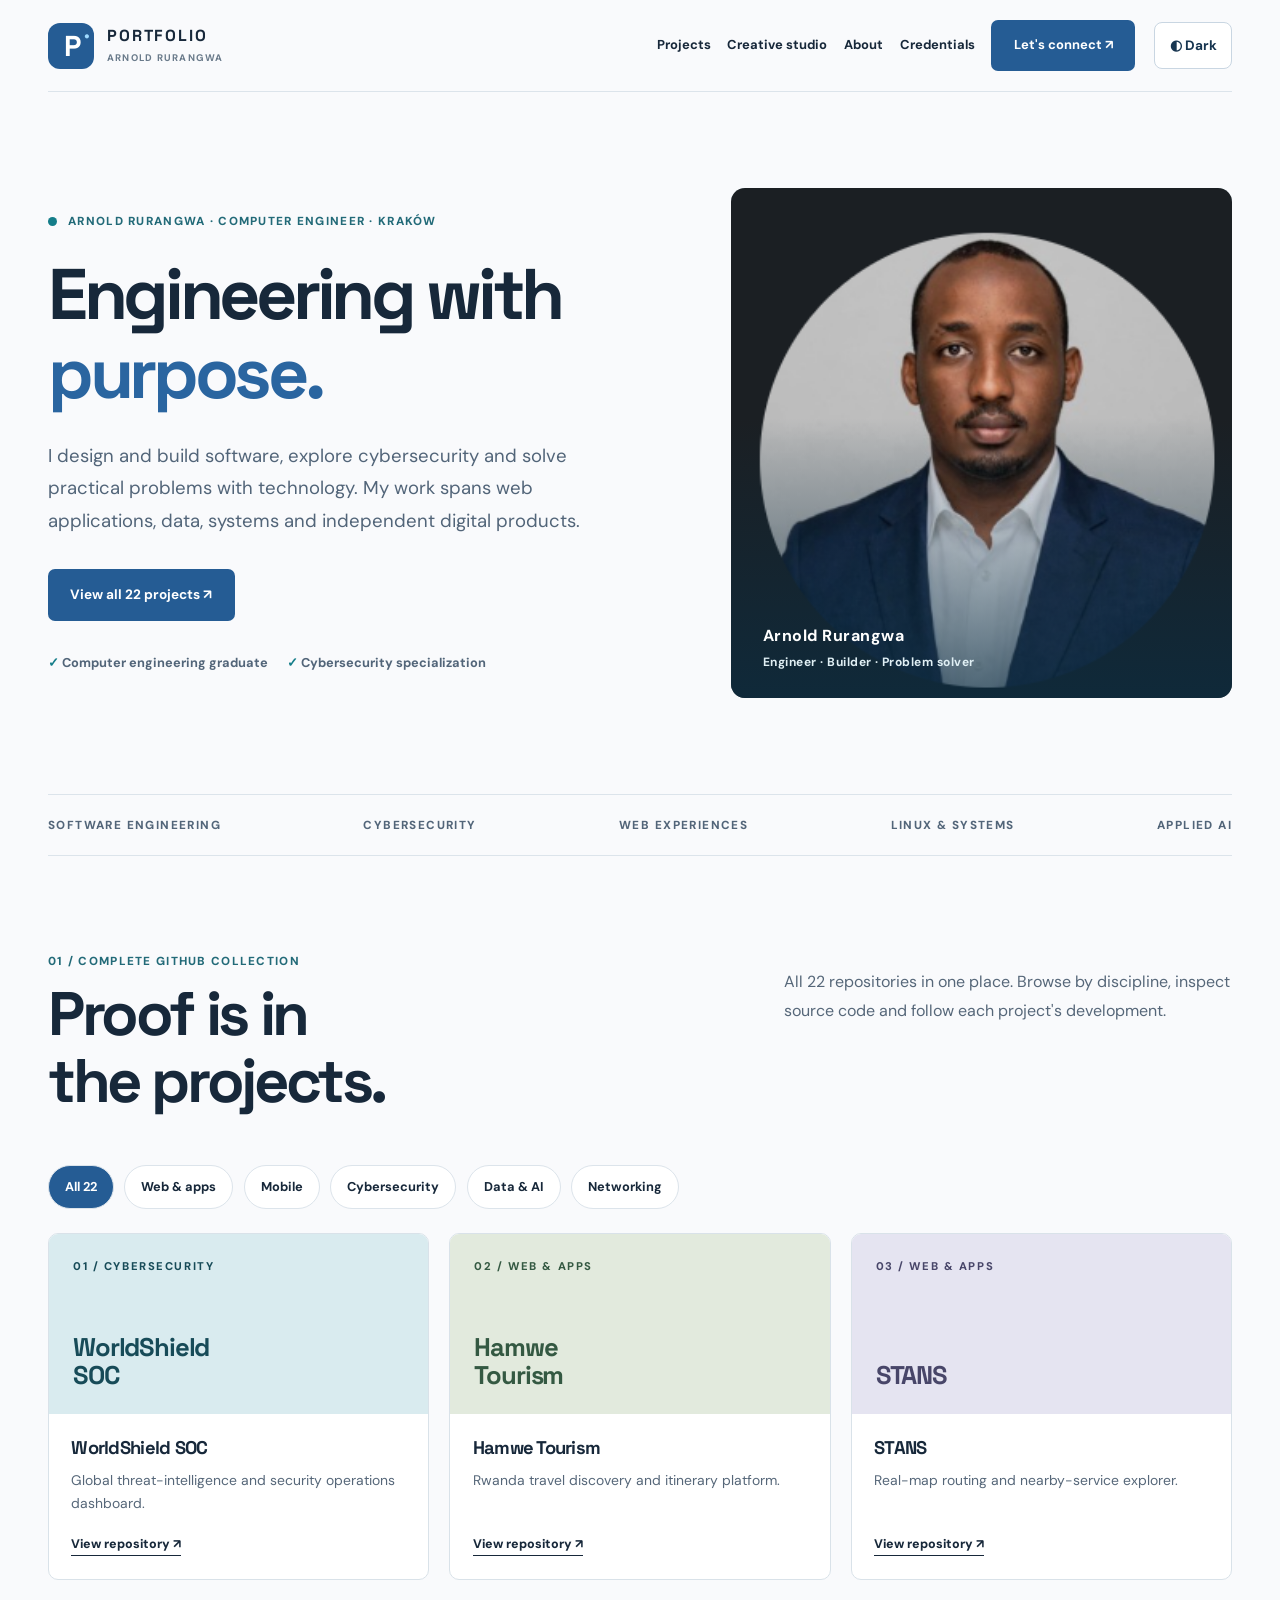
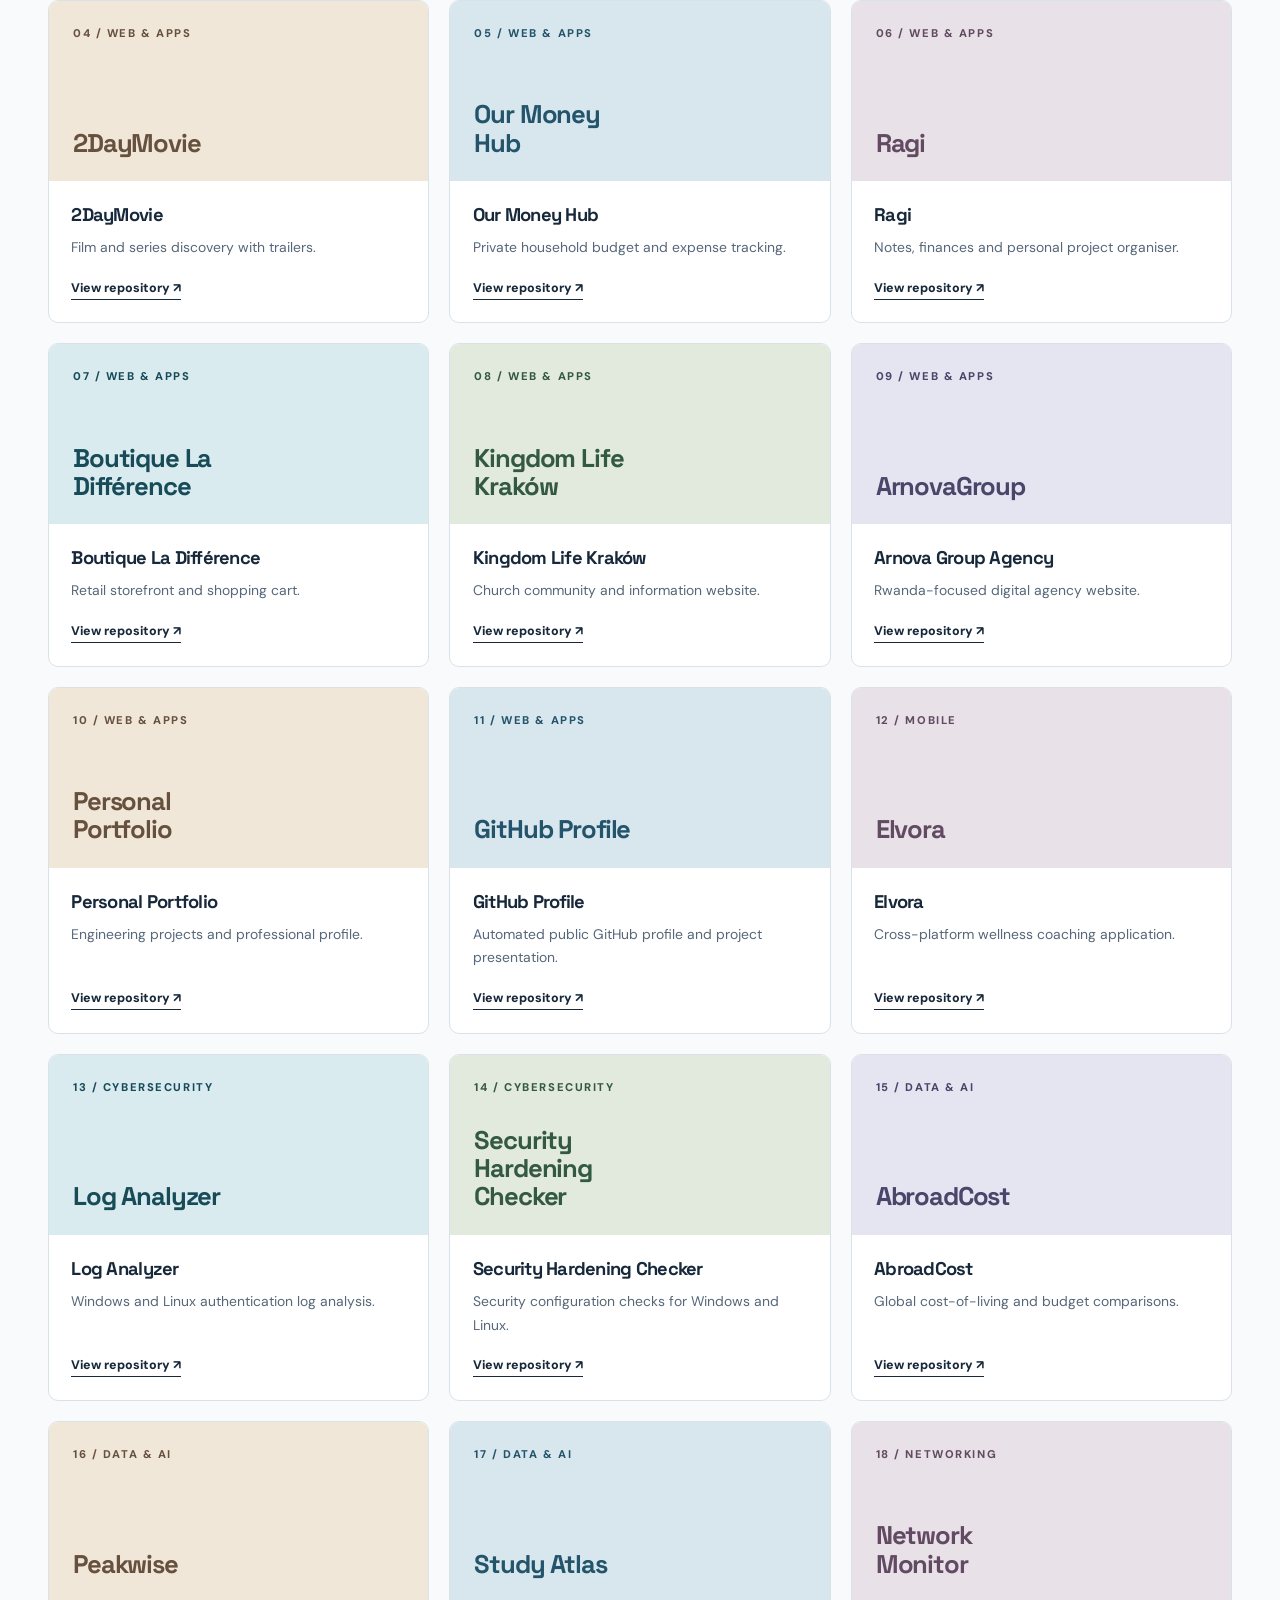
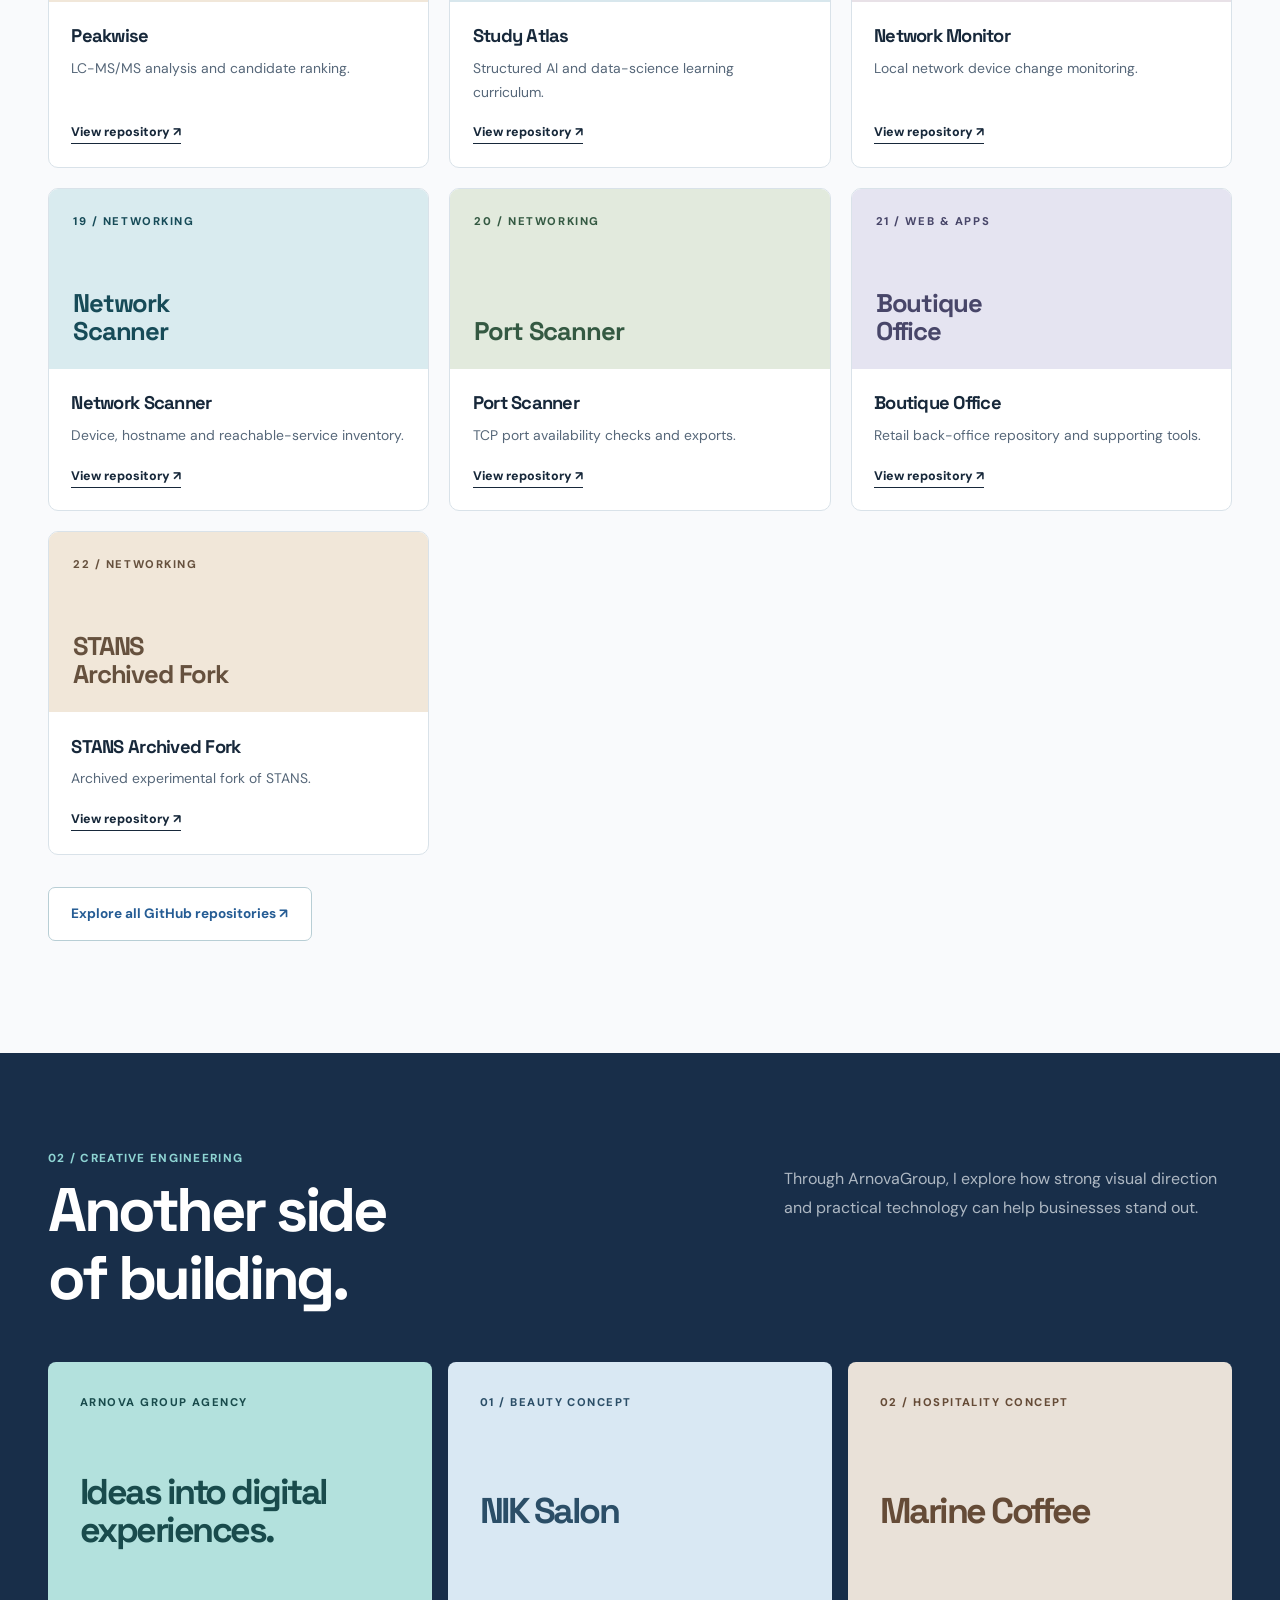
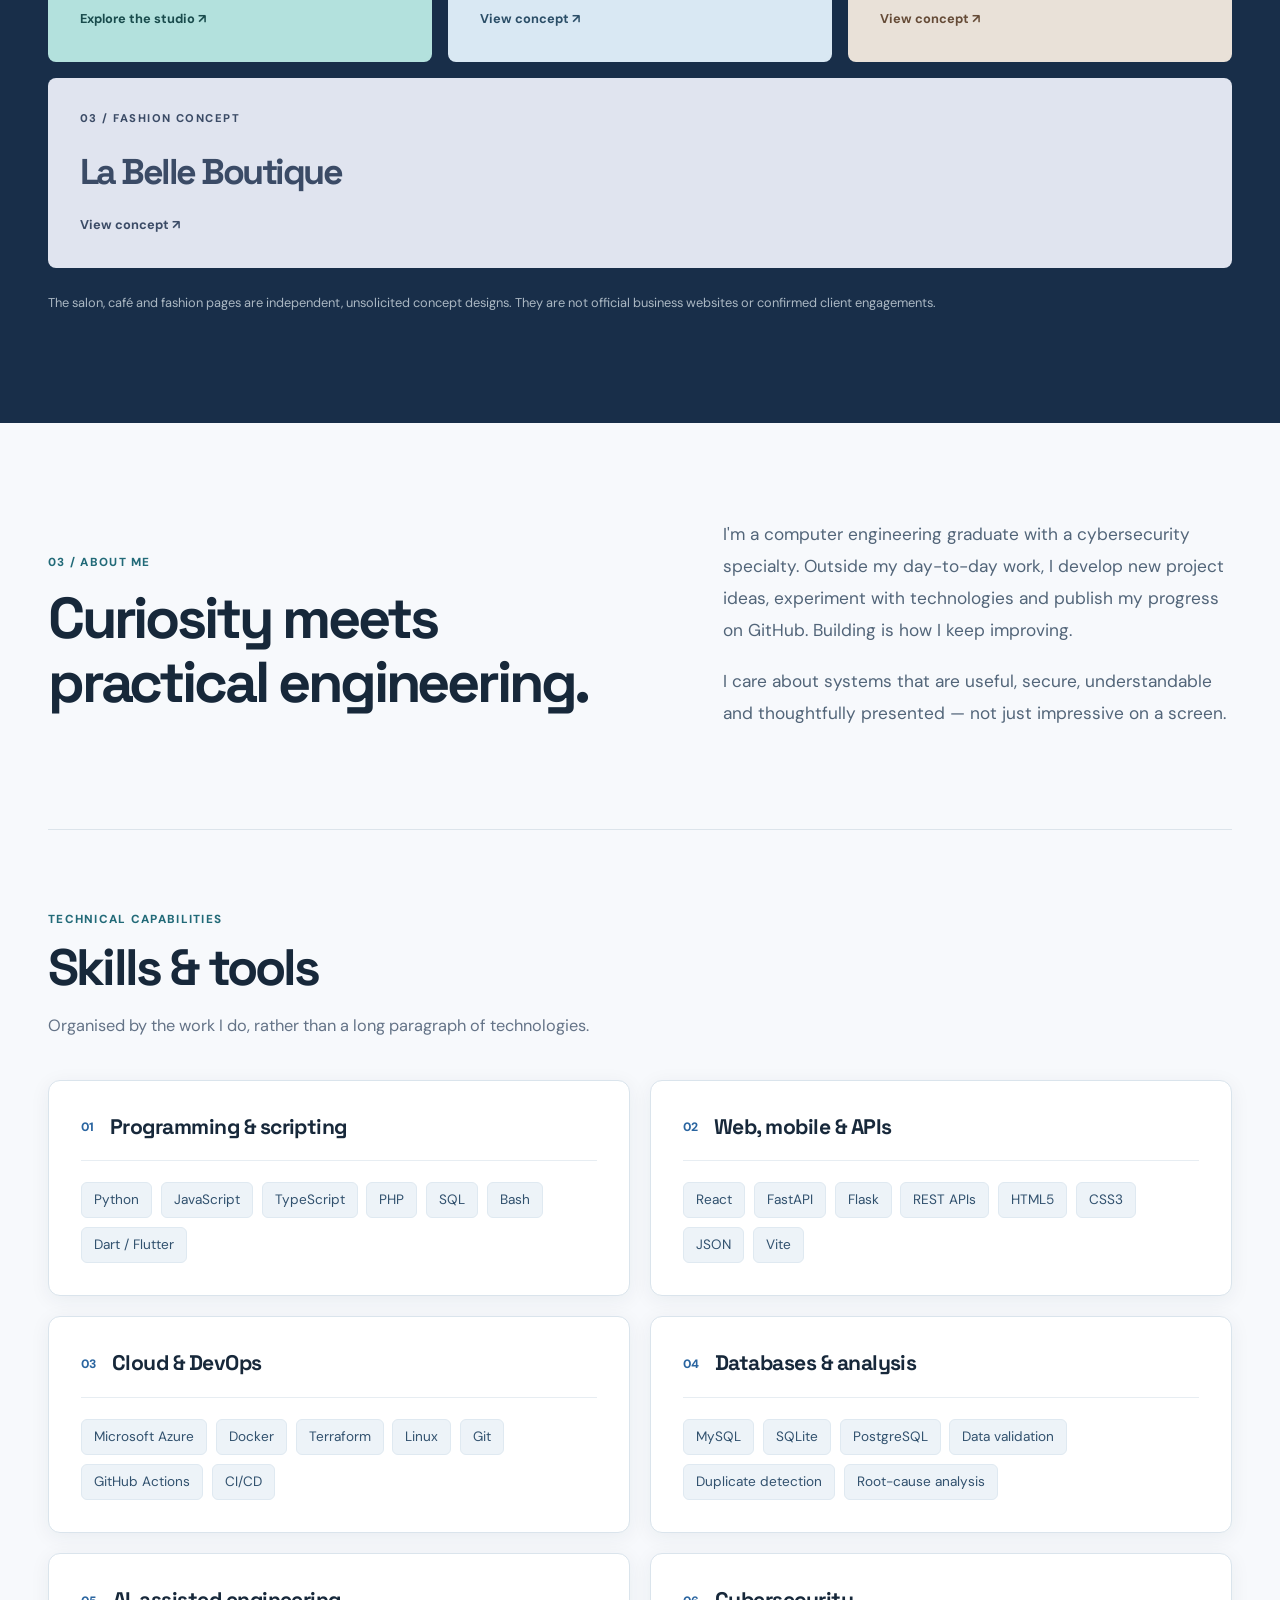
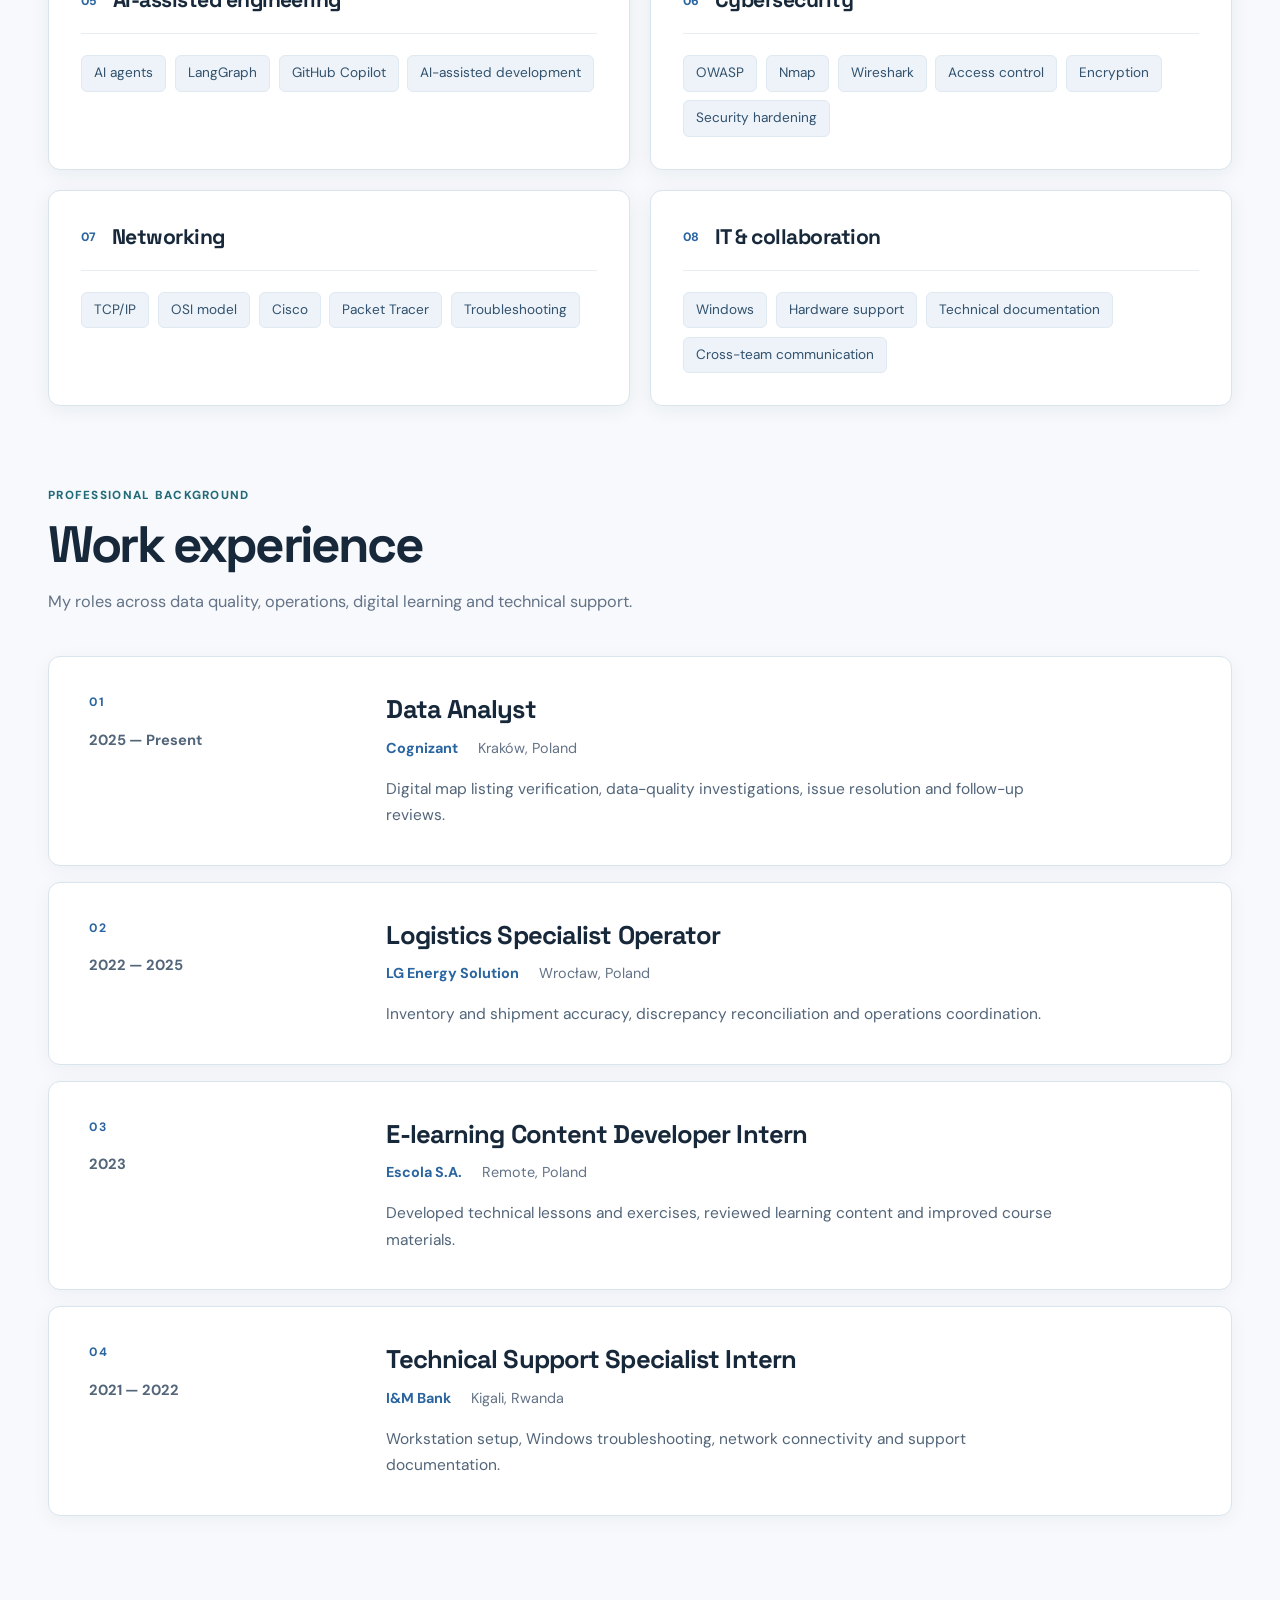
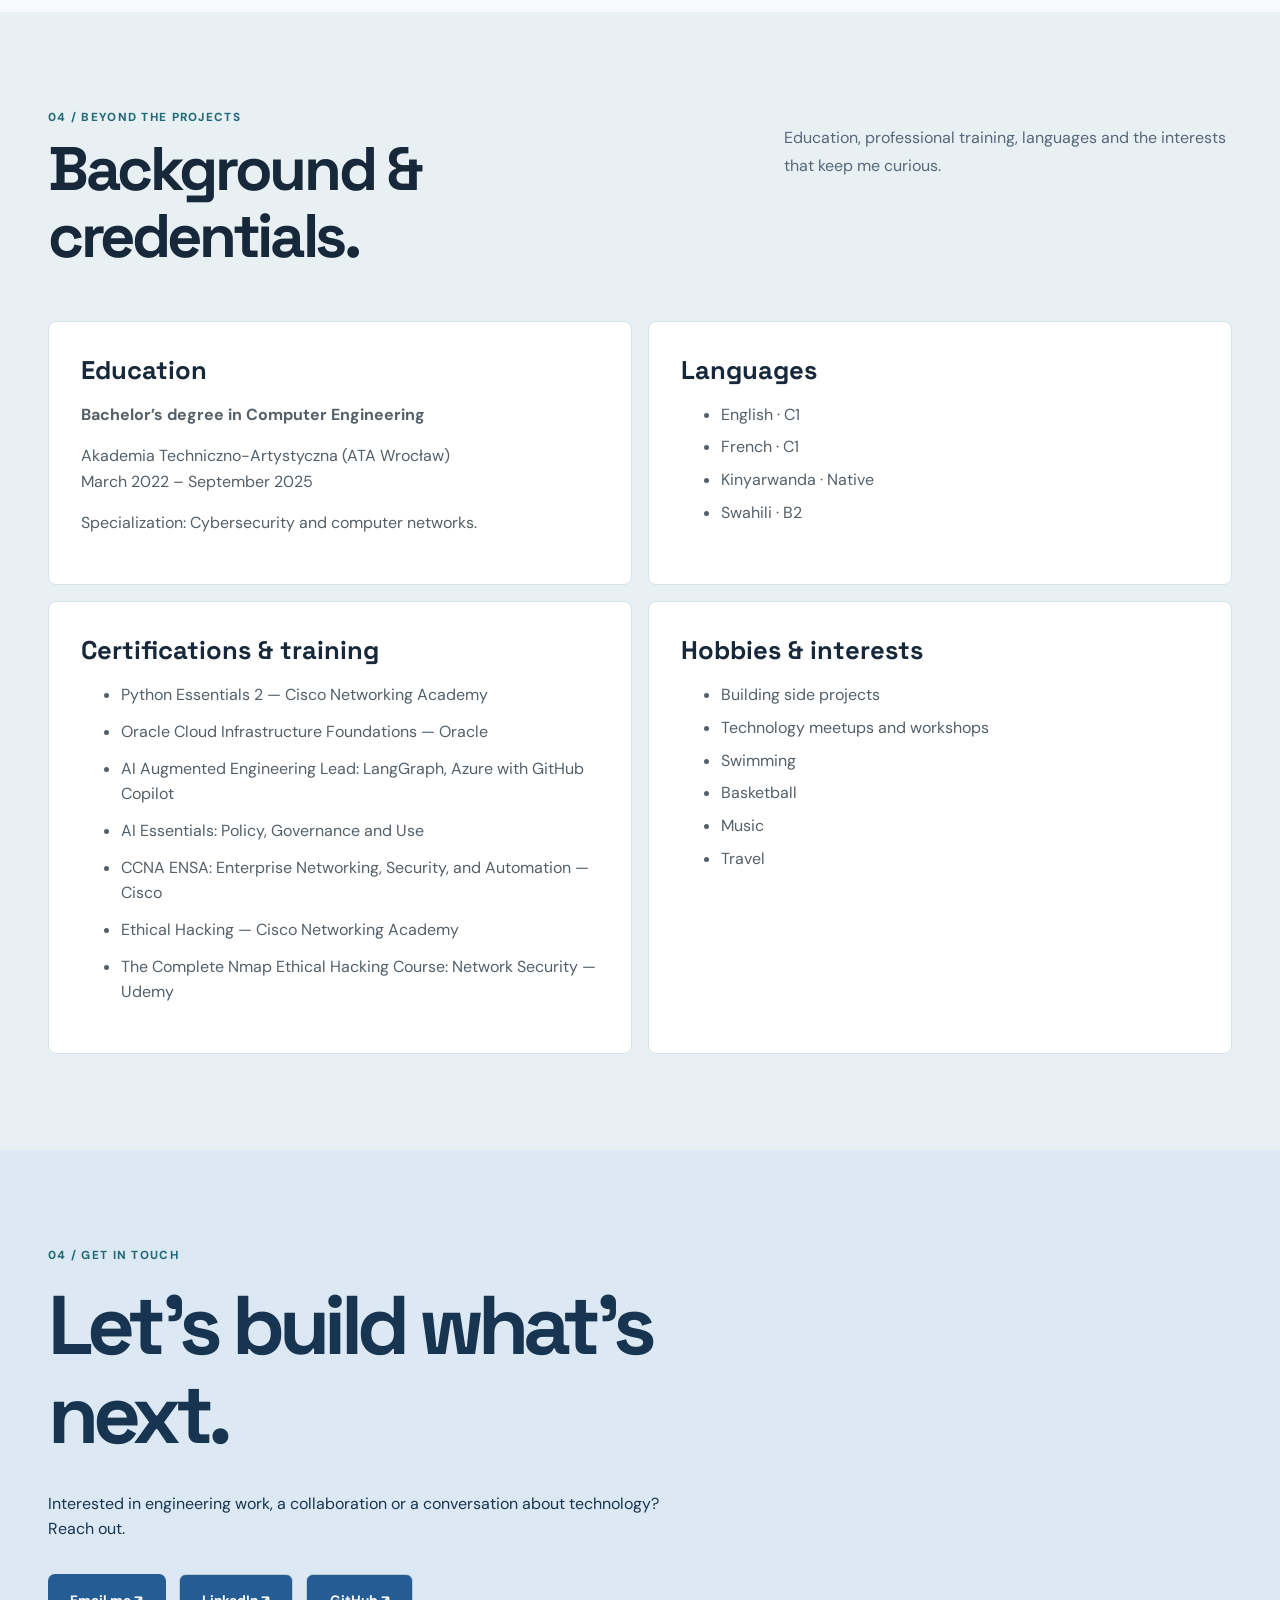
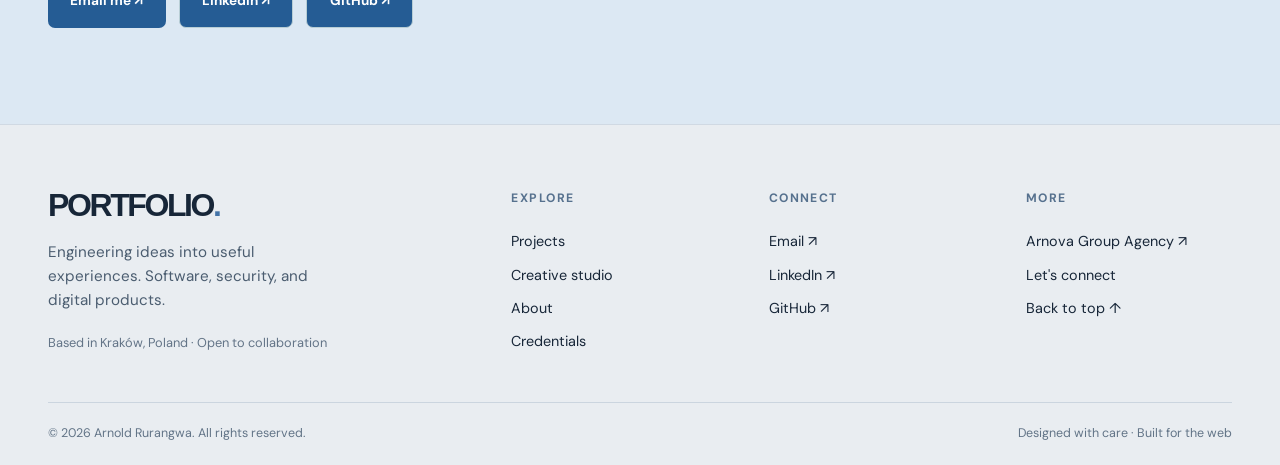
<file: index.html>
<!doctype html><html lang="en"><head><meta charset="utf-8"><meta name="viewport" content="width=device-width,initial-scale=1"><meta name="theme-color" content="#f7f6f3"><meta name="description" content="Arnold Rurangwa — computer engineer, software builder and cybersecurity-focused problem solver in Kraków."><meta name="referrer" content="strict-origin-when-cross-origin"><title>Arnold Rurangwa — Engineer, builder, problem solver</title><link rel="icon" href="./assets/logo.png"><link rel="canonical" href="https://arnold-rg.github.io/arnold-portfolio/"><meta property="og:title" content="Arnold Rurangwa — Engineer & Builder"><meta property="og:description" content="Software engineering, security and digital products. Explore selected work and experience.">
<style>.filters{display:flex;flex-wrap:wrap;gap:.65rem;margin:0 0 1.5rem}.filter{border:1px solid var(--line);border-radius:100px;background:white;color:var(--ink);padding:.65rem 1rem;font-weight:700;font-size:.8rem}.filter.active,.filter:hover{background:var(--ink);color:white}.project[hidden]{display:none}.skill-groups{display:grid;gap:.75rem;margin-top:2rem}.skill-group{border-bottom:1px solid var(--line);padding-bottom:.75rem}.skill-group strong{font-size:.95rem}.skill-group p{font-size:.87rem;margin:.25rem 0}.extras{background:#e9eef1}.extra-grid{display:grid;grid-template-columns:repeat(2,1fr);gap:1rem}.extra-panel{background:white;border:1px solid #d9dfe2;border-radius:8px;padding:2rem}.extra-panel h3{font:700 1.6rem 'Space Grotesk';margin:0 0 1rem}.extra-panel p,.extra-panel li{color:#555f67}.extra-panel li{margin:.45rem 0}.certificates li{margin:.7rem 0}@media(max-width:650px){.extra-grid{grid-template-columns:1fr}.extra-panel{padding:1.4rem}}</style><style>
@import url('https://fonts.googleapis.com/css2?family=DM+Sans:wght@400;500;600;700&family=Space+Grotesk:wght@400;500;600;700&display=swap');
:root{--bg:#f7f6f3;--ink:#20242a;--muted:#687078;--line:#d9dcdb;--accent:#ff6c4a;--navy:#19212c;--blue:#d9e8fa}*{box-sizing:border-box}html{scroll-behavior:smooth}body{margin:0;background:var(--bg);color:var(--ink);font:400 16px/1.6 'DM Sans',Arial,sans-serif}a{color:inherit;text-decoration:none}button{font:inherit;cursor:pointer}img{display:block;max-width:100%}.wrap{width:min(1300px,calc(100% - 72px));margin:auto}.skip{position:absolute;left:-9999px}.skip:focus{left:1rem;top:1rem;padding:1rem;background:white;z-index:5}.nav{display:flex;align-items:center;justify-content:space-between;gap:2rem;padding:1.55rem 0;border-bottom:1px solid var(--line)}.mark{font:700 1.45rem 'Space Grotesk';letter-spacing:-.07em}.mark span{color:var(--accent)}.nav-links{display:flex;gap:2rem;align-items:center;font-size:.85rem;font-weight:700}.nav-links a:hover{color:#d95536}.button{display:inline-flex;align-items:center;justify-content:center;gap:.5rem;background:var(--ink);color:#fff;border-radius:5px;padding:.9rem 1.3rem;font-size:.85rem;font-weight:700;transition:transform .2s}.button:hover{transform:translateY(-3px)}.button-light{background:white;color:var(--ink);border:1px solid var(--line)}.hero{padding:5rem 0 5.5rem}.eyebrow{font-size:.73rem;font-weight:800;text-transform:uppercase;letter-spacing:.16em;display:flex;align-items:center;gap:.7rem}.signal{width:9px;height:9px;background:var(--accent);border-radius:50%}.hero-grid{display:grid;grid-template-columns:1.3fr .7fr;gap:3rem;align-items:center}.hero h1{font:700 clamp(4.2rem,9vw,9.5rem)/.95 'Space Grotesk',Arial,sans-serif;letter-spacing:-.095em;margin:1.5rem 0 2rem}.hero h1 span{color:var(--accent)}.hero-lede{font-size:clamp(1.12rem,1.7vw,1.5rem);max-width:31rem;line-height:1.45;color:#515b63}.hero-actions{display:flex;flex-wrap:wrap;gap:.8rem;margin-top:2rem}.portrait-frame{position:relative;background:#d8e7ec;border-radius:8px;overflow:hidden;min-height:480px;display:flex;align-items:end}.portrait-frame img{width:100%;height:100%;min-height:480px;object-fit:cover;object-position:center top;position:absolute;inset:0}.portrait-frame:after{content:"";position:absolute;inset:45% 0 0;background:linear-gradient(transparent,#111b25bb)}.portrait-label{position:relative;z-index:1;color:white;padding:2rem;font-size:.78rem;font-weight:700;letter-spacing:.1em;text-transform:uppercase}.hero-stamp{position:absolute;z-index:2;right:1.3rem;top:1.3rem;background:var(--accent);color:#fff;border-radius:100px;width:100px;height:100px;display:grid;place-items:center;text-align:center;transform:rotate(12deg);font-size:.67rem;line-height:1.35;letter-spacing:.07em;font-weight:800}.ticker{display:flex;justify-content:space-between;gap:1rem;flex-wrap:wrap;border-block:1px solid var(--line);padding:1.3rem 0;font-size:.73rem;font-weight:800;letter-spacing:.12em;text-transform:uppercase;color:var(--muted)}.section{padding:7rem 0}.section-top{display:flex;align-items:end;justify-content:space-between;gap:3rem;margin-bottom:2.5rem}.section h2{font:700 clamp(3rem,5.6vw,6rem)/1.04 'Space Grotesk';letter-spacing:-.075em;margin:.6rem 0}.section-top p{max-width:25rem;color:var(--muted)}.projects{display:grid;grid-template-columns:repeat(3,minmax(0,1fr));gap:1rem}.project{display:flex;flex-direction:column;border:1px solid var(--line);border-radius:8px;overflow:hidden;background:white;transition:transform .2s,box-shadow .2s}.project:hover{transform:translateY(-5px);box-shadow:0 18px 40px #20242a12}.project-art{min-height:240px;padding:1.5rem;display:flex;flex-direction:column;justify-content:space-between;overflow:hidden}.project-art small{font-weight:800;font-size:.7rem;letter-spacing:.14em}.project-art strong{font:700 clamp(2.2rem,3vw,3.8rem)/1.05 'Space Grotesk';letter-spacing:-.07em;max-width:10ch}.c1{background:#d9e7f3;color:#173d57}.c2{background:#dceccf;color:#36542d}.c3{background:#d8d2f3;color:#403c69}.c4{background:#f1d7bf;color:#67422b}.c5{background:#c5dedb;color:#204d4c}.c6{background:#ffd6ce;color:#753e34}.project-body{padding:1.4rem;flex:1;display:flex;flex-direction:column}.project-body h3{font:700 1.3rem 'Space Grotesk';letter-spacing:-.04em;margin:0}.project-body p{font-size:.87rem;color:var(--muted);margin:.5rem 0 1.2rem}.project-actions{margin-top:auto;display:flex;gap:1rem;font-size:.78rem;font-weight:800}.project-actions a{border-bottom:1px solid currentColor}.dark{background:var(--navy);color:white}.dark .section-top p,.dark .lede{color:#aeb8c3}.dark .eyebrow{color:#ffab96}.studio-grid{display:grid;grid-template-columns:1.3fr 1fr 1fr;gap:1rem}.studio-card{display:flex;flex-direction:column;justify-content:space-between;min-height:300px;border-radius:8px;padding:2rem;transition:transform .2s}.studio-card:hover{transform:translateY(-5px)}.studio-card small{font-size:.7rem;font-weight:800;letter-spacing:.13em;text-transform:uppercase}.studio-card strong{font:700 clamp(2rem,3.5vw,4.3rem)/1.04 'Space Grotesk';letter-spacing:-.07em}.studio-card span{font-size:.8rem;font-weight:700}.studio-card:nth-child(1){background:#ff704d;color:#261e1b}.studio-card:nth-child(2){background:#c2d8c0;color:#1c382c}.studio-card:nth-child(3){background:#e5d2c4;color:#50372f}.studio-card:nth-child(4){background:#d9d3f1;color:#403b67;grid-column:span 3;min-height:190px}.disclosure{color:#abb8c3;font-size:.8rem;margin-top:1.6rem}.about-grid{display:grid;grid-template-columns:1fr 1fr;gap:5rem}.about-grid p{font-size:1.15rem;color:var(--muted);line-height:1.85}.skill-list{display:flex;flex-wrap:wrap;gap:.6rem;margin-top:2rem}.skill-list span{padding:.65rem 1rem;border:1px solid var(--line);border-radius:4px;font-size:.8rem;font-weight:700}.timeline{border-top:1px solid var(--line)}.timeline-row{display:grid;grid-template-columns:150px 1fr;gap:1.4rem;padding:1.6rem 0;border-bottom:1px solid var(--line)}.timeline-row small{color:var(--muted);font-weight:700}.timeline-row h3{font:700 1.3rem 'Space Grotesk';margin:0}.timeline-row p{margin:.4rem 0;color:var(--muted)}.contact{background:var(--accent);color:#242322;padding:6rem 0}.contact h2{font:700 clamp(4rem,9vw,10rem)/.95 'Space Grotesk';letter-spacing:-.09em;margin:1rem 0 2rem;max-width:12ch}.contact .button{background:#20242a;color:white}.contact p{max-width:40rem}.footer{display:flex;justify-content:space-between;gap:2rem;flex-wrap:wrap;padding:2rem 0;font-size:.8rem}.footer a{text-decoration:underline}a:focus-visible{outline:3px solid #236bff;outline-offset:4px}@media(max-width:980px){.hero-grid,.about-grid{grid-template-columns:1fr 1fr;gap:2rem}.projects{grid-template-columns:repeat(2,1fr)}.studio-grid{grid-template-columns:repeat(2,1fr)}.studio-card:nth-child(4){grid-column:span 2}}@media(max-width:650px){.wrap{width:calc(100% - 32px)}.nav-links a:not(.button){display:none}.nav-links{gap:.7rem}.hero-grid,.about-grid,.projects,.studio-grid{grid-template-columns:1fr}.hero{padding:3rem 0}.hero h1{font-size:clamp(3.6rem,15vw,6rem)}.portrait-frame,.portrait-frame img{min-height:360px}.section{padding:4rem 0}.section-top{flex-direction:column;align-items:start;gap:1rem}.studio-card:nth-child(4){grid-column:auto}.studio-card{min-height:250px}.timeline-row{grid-template-columns:1fr;gap:.4rem}.contact{padding:4rem 0}.contact h2{font-size:clamp(3.5rem,13vw,6rem)}}@media(prefers-reduced-motion:reduce){html{scroll-behavior:auto}*,*:before,*:after{transition:none!important;animation:none!important}}
</style><style id="portfolio-redesign-2026">
:root{--bg:#f5f8fb;--ink:#172a40;--muted:#526579;--line:#d9e2e9;--accent:#147d89;--navy:#122c3e;--blue:#e1eef5}body{background:var(--bg);color:var(--ink);font-family:'DM Sans',Arial,sans-serif}.wrap{width:min(1170px,calc(100% - 64px))}.nav{padding:1.2rem 0}.mark span{color:#147d89}.nav-links{gap:1.6rem}.nav-links a:hover{color:#147d89}.button{background:#146e79;color:white;border-radius:7px;padding:.95rem 1.4rem}.button-light{background:white;color:#174c58;border:1px solid #b8ced5}.hero{padding:5.5rem 0 6rem}.hero-grid{grid-template-columns:minmax(0,1.1fr) minmax(0,.9fr);gap:clamp(2rem,5vw,5rem);align-items:center}.hero-copy{min-width:0}.hero h1{font:700 clamp(3.5rem,6.8vw,7.2rem)/1.04 'Space Grotesk',Arial,sans-serif;letter-spacing:-.072em;margin:1.5rem 0 1.7rem;max-width:12ch}.hero h1 span{color:#147d89}.hero-lede{font-size:1.16rem;line-height:1.8;max-width:35rem;color:#526579}.eyebrow{color:#226a78;letter-spacing:.11em}.signal{background:#147d89}.hero-actions{margin-top:2rem}.hero-facts{display:flex;flex-wrap:wrap;gap:1.2rem;margin-top:2rem;font-size:.8rem;font-weight:700;color:#526579}.hero-facts span:before{content:'✓ ';color:#147d89}.portrait-frame{min-height:540px;border-radius:14px;background:#d9e9f0}.portrait-frame img{min-height:540px;object-fit:cover;object-position:center top}.portrait-frame:after{background:linear-gradient(transparent,#0b2d42bb)}.portrait-label{padding:1.5rem 2rem;font-size:1rem;letter-spacing:.03em;text-transform:none}.portrait-label small{font-size:.75rem;color:#e0eff4}.hero-stamp{display:none}.ticker{color:#526579}.section{padding:6rem 0}.section-top{align-items:start;gap:2rem}.section h2{font-size:clamp(2.7rem,4.8vw,5.1rem);line-height:1.1;letter-spacing:-.055em}.section-top p{line-height:1.8}.projects{grid-template-columns:repeat(3,minmax(0,1fr));gap:1.2rem}.project{border-radius:10px;border-color:#d9e2e9}.project-art{min-height:180px;padding:1.5rem}.project-art strong{font-size:clamp(1.6rem,2.3vw,2.5rem);line-height:1.1;overflow-wrap:anywhere;letter-spacing:-.045em}.project-body{padding:1.4rem}.project-body h3{font-size:1.15rem;line-height:1.35}.project-body p{line-height:1.7}.c1{background:#d9ebef;color:#174b58}.c2{background:#e2eadd;color:#345942}.c3{background:#e5e4f1;color:#484669}.c4{background:#f1e7d9;color:#66513e}.c5{background:#d8e7ed;color:#24546b}.c6{background:#e8e1e7;color:#624b62}.dark{background:#163344}.dark .eyebrow{color:#8ed4d3}.studio-card:nth-child(1){background:#b3e1dd;color:#194b4c}.studio-card:nth-child(2){background:#d9e8f3;color:#2b4e67}.studio-card:nth-child(3){background:#e9e1d8;color:#654b37}.studio-card:nth-child(4){background:#e0e4ef;color:#3b4b66}.studio-card strong{font-size:clamp(1.8rem,2.8vw,3.2rem)}.about-grid{gap:4rem}.about-grid p{font-size:1.05rem;line-height:1.85}.timeline-row{grid-template-columns:130px minmax(0,1fr)}.timeline-row h3{font-size:1.15rem;line-height:1.4}.extras{background:#e8f0f4}.extra-panel{border-color:#d6e2e9}.contact{background:#c4e5e3;color:#163e44}.contact h2{font-size:clamp(3.3rem,6.5vw,7rem);line-height:1.07;letter-spacing:-.07em}.contact .button{background:#146e79}.filter.active,.filter:hover{background:#146e79;color:white}@media(max-width:980px){.projects{grid-template-columns:repeat(2,minmax(0,1fr))}.hero-grid{gap:2rem}.portrait-frame,.portrait-frame img{min-height:440px}}@media(max-width:650px){.wrap{width:calc(100% - 36px)}.hero-grid,.about-grid{grid-template-columns:1fr}.hero{padding:3.5rem 0}.hero h1{font-size:clamp(3.1rem,12vw,5rem)}.hero-lede{font-size:1.04rem}.portrait-frame,.portrait-frame img{min-height:360px}.projects{grid-template-columns:1fr}.section{padding:4rem 0}.section-top{gap:.8rem}.timeline-row{grid-template-columns:1fr}.hero-facts{gap:.6rem}}
</style><style id="portfolio-desktop-theme-fix">
:root{--bg:#f9fafc;--ink:#17283a;--muted:#566779;--line:#dce4eb;--accent:#2a65a0;--navy:#182e49}.wrap{width:min(1320px,calc(100% - 96px))}.nav{min-height:92px;gap:1.2rem}.portfolio-wordmark{display:inline-flex;align-items:center;gap:.8rem;min-width:max-content}.portfolio-wordmark-icon{width:46px;height:46px;display:grid;place-items:center;background:#255c94;color:#fff;border-radius:12px;font:700 1.8rem 'Space Grotesk';position:relative;letter-spacing:-.1em}.portfolio-wordmark-icon span{color:#9fdaff;position:absolute;font-size:.9rem;right:7px;top:3px}.portfolio-wordmark-text{font:700 1rem 'Space Grotesk';letter-spacing:.12em;line-height:1.1}.portfolio-wordmark-text small{display:block;font:700 .6rem 'DM Sans';letter-spacing:.13em;color:#697a8a;margin-top:.4rem}.nav-links{margin-left:auto;gap:clamp(.75rem,1.3vw,1.6rem)}.nav-links a{white-space:nowrap;font-size:.81rem}.theme-toggle{border:1px solid #c9d6e2;background:white;color:#173550;border-radius:8px;padding:.7rem .9rem;white-space:nowrap;font-weight:700;font-size:.85rem}.hero-grid{grid-template-columns:minmax(0,1.05fr) minmax(0,.85fr);gap:clamp(3rem,5vw,6rem)}.hero h1{font-size:clamp(3.4rem,5.6vw,6.5rem);line-height:1.1;max-width:13ch;letter-spacing:-.06em}.hero h1 span{color:#2a65a0}.hero-lede{max-width:37rem;line-height:1.75}.hero{padding:6rem 0}.portrait-frame,.portrait-frame img{min-height:510px}.button{background:#255c94}.button:hover{background:#173e69}.button-light{background:#fff;color:#255c94}.projects{grid-template-columns:repeat(3,minmax(0,1fr));gap:1.25rem}.project{min-width:0}.project-art strong{font-size:clamp(1.5rem,2vw,2.3rem);overflow-wrap:anywhere}.project-body h3{overflow-wrap:anywhere}.section-top{align-items:start;gap:3rem}.section-top h2{max-width:14ch}.section-top p{max-width:28rem}.about-grid{grid-template-columns:minmax(0,1fr) minmax(0,1fr)}.timeline-row{grid-template-columns:130px minmax(0,1fr)}.dark{background:#182e49}.studio-grid{grid-template-columns:repeat(3,minmax(0,1fr))}.studio-card:nth-child(4){grid-column:span 3}.contact{background:#dce8f3;color:#173550}.contact .button{background:#255c94}.filter.active,.filter:hover{background:#255c94}@media(min-width:1500px){.hero{padding:7rem 0}}@media(max-width:1100px){.nav-links{gap:.7rem}.nav-links a{font-size:.75rem}.nav-links a[href="#credentials"]{display:none}.hero h1{font-size:clamp(3.2rem,5vw,5rem)}.hero-grid{gap:2rem}}@media(max-width:900px){.nav-links a:not(.button){display:none}.projects{grid-template-columns:repeat(2,minmax(0,1fr))}.hero-grid{grid-template-columns:1fr 1fr}.portrait-frame,.portrait-frame img{min-height:400px}}@media(max-width:650px){.wrap{width:calc(100% - 36px)}.nav{gap:.5rem}.portfolio-wordmark-text{font-size:.78rem}.portfolio-wordmark-text small{font-size:.52rem}.portfolio-wordmark-icon{width:38px;height:38px;font-size:1.4rem}.theme-toggle{padding:.6rem}.nav-links .button{display:none}.hero-grid,.about-grid{grid-template-columns:1fr}.hero h1{font-size:clamp(3rem,11vw,4.8rem)}.hero{padding:3.5rem 0}.projects,.studio-grid{grid-template-columns:1fr}.studio-card:nth-child(4){grid-column:auto}.portrait-frame,.portrait-frame img{min-height:350px}.section{padding:4rem 0}}html[data-theme="dark"]{color-scheme:dark}html[data-theme="dark"] body{background:#101b2a;color:#eef3f9}html[data-theme="dark"] .nav,html[data-theme="dark"] .ticker,html[data-theme="dark"] .timeline,html[data-theme="dark"] .timeline-row{border-color:#36495c}html[data-theme="dark"] .hero-lede,html[data-theme="dark"] .hero-facts,html[data-theme="dark"] .section-top p,html[data-theme="dark"] .about-grid p,html[data-theme="dark"] .timeline-row p,html[data-theme="dark"] .timeline-row small,html[data-theme="dark"] .portfolio-wordmark-text small{color:#b5c5d5}html[data-theme="dark"] .project,html[data-theme="dark"] .extra-panel{background:#203249;color:#f1f5fa;border-color:#3b5065}html[data-theme="dark"] .project-body p,html[data-theme="dark"] .extra-panel p,html[data-theme="dark"] .extra-panel li,html[data-theme="dark"] .skill-group p{color:#bdcad8}html[data-theme="dark"] .skill-group{border-color:#3b5065}html[data-theme="dark"] .extras{background:#172639}html[data-theme="dark"] .filter{background:#203249;color:#f1f5fa;border-color:#53697e}html[data-theme="dark"] .filter.active,html[data-theme="dark"] .filter:hover{background:#4388c2}html[data-theme="dark"] .theme-toggle,html[data-theme="dark"] .button-light{background:#203249;color:#f1f5fa;border-color:#53697e}html[data-theme="dark"] .contact{background:#26415e;color:white}html[data-theme="dark"] .contact p{color:#dbe8f2}
</style><style id="profile-layout-rebuild">
.profile-section{background:#f7f9fc;color:#17283a}.profile-section .wrap{max-width:1200px}.profile-intro{display:grid;grid-template-columns:minmax(0,1fr) minmax(0,.85fr);gap:clamp(3rem,6vw,7rem);align-items:center;padding:0 0 5rem;border-bottom:1px solid #dce4eb}.profile-intro h2{font-size:clamp(2.7rem,4.5vw,4.8rem);line-height:1.12;letter-spacing:-.055em;margin:.9rem 0 0}.profile-intro p{font-size:1.08rem;line-height:1.85;color:#526579;max-width:560px;margin:0 0 1.2rem}.profile-block{padding:5rem 0 0}.block-heading{margin:0 0 2.5rem}.block-heading h2{font-size:clamp(2.6rem,4vw,4.2rem);line-height:1.12;letter-spacing:-.055em;margin:.65rem 0}.block-heading p{font-size:1.02rem;color:#647387;line-height:1.65;max-width:670px}.skill-card-grid{display:grid;grid-template-columns:repeat(2,minmax(0,1fr));gap:1.25rem}.skill-card{padding:2rem;border:1px solid #dae4ec;background:#fff;border-radius:12px;min-width:0;box-shadow:0 4px 20px #122d4410}.skill-card-top{display:flex;align-items:flex-start;gap:1rem;padding-bottom:1.25rem;border-bottom:1px solid #e7edf2}.skill-card-top>span{font-size:.76rem;font-weight:800;color:#2a65a0;padding-top:.35rem}.skill-card h3{font:700 clamp(1.2rem,1.65vw,1.55rem)/1.3 'Space Grotesk',sans-serif;letter-spacing:-.025em;margin:0}.skill-tags{display:flex;flex-wrap:wrap;gap:.55rem;padding-top:1.3rem}.skill-tags span{font-size:.85rem;line-height:1.35;padding:.5rem .75rem;border-radius:6px;background:#edf3f8;color:#31516e;border:1px solid #dfe9f1}.experience-list{display:grid;gap:1rem}.experience-card{display:grid;grid-template-columns:minmax(170px,.32fr) minmax(0,1fr);gap:2.5rem;padding:2.25rem 2.5rem;background:#fff;border:1px solid #dae4ec;border-radius:12px;box-shadow:0 4px 20px #122d440c}.experience-date{display:flex;flex-direction:column;align-items:flex-start;gap:1rem;font-size:.92rem;font-weight:700;color:#526579}.experience-index{font-size:.76rem;color:#2a65a0;letter-spacing:.15em}.experience-detail h3{font:700 clamp(1.35rem,2vw,1.8rem)/1.3 'Space Grotesk',sans-serif;letter-spacing:-.035em;margin:0 0 .65rem}.experience-meta{display:flex;flex-wrap:wrap;align-items:center;gap:.6rem 1.25rem;font-size:.9rem}.experience-meta strong{color:#2a65a0}.experience-meta span{color:#647387}.experience-detail p{font-size:.97rem;line-height:1.7;color:#526579;max-width:680px;margin:1rem 0 0}html[data-theme="dark"] .profile-section{background:#101b2a;color:#eef3f9}html[data-theme="dark"] .profile-intro{border-color:#36495c}html[data-theme="dark"] .profile-intro p,html[data-theme="dark"] .block-heading p,html[data-theme="dark"] .experience-date,html[data-theme="dark"] .experience-meta span,html[data-theme="dark"] .experience-detail p{color:#b5c5d5}html[data-theme="dark"] .skill-card,html[data-theme="dark"] .experience-card{background:#203249;border-color:#3b5065}html[data-theme="dark"] .skill-card-top{border-color:#3b5065}html[data-theme="dark"] .skill-tags span{background:#2b425a;border-color:#435e77;color:#d8e8f5}html[data-theme="dark"] .experience-meta strong,html[data-theme="dark"] .experience-index{color:#8abde7}@media(max-width:850px){.profile-intro{grid-template-columns:1fr;gap:1.5rem}.experience-card{grid-template-columns:150px minmax(0,1fr);gap:1.5rem;padding:1.7rem}}@media(max-width:650px){.profile-intro{padding-bottom:3rem}.profile-block{padding-top:3.5rem}.skill-card-grid{grid-template-columns:1fr}.skill-card{padding:1.4rem}.experience-card{grid-template-columns:1fr;gap:1rem;padding:1.5rem}.experience-date{flex-direction:row;gap:1rem}.block-heading{margin-bottom:1.7rem}}
</style><style id="portfolio-footer-2026">.portfolio-footer{background:#e9edf1;color:#172638;border-top:1px solid #d0d9e3;padding:4rem 0 1.3rem}.portfolio-footer-grid{display:grid;grid-template-columns:minmax(230px,2fr) repeat(3,minmax(125px,1fr));gap:clamp(1.4rem,4vw,4.5rem)}.portfolio-footer-brand{display:inline-block;font:800 clamp(1.5rem,2.5vw,2.1rem)/1.05 Manrope,Arial,sans-serif;letter-spacing:-.075em}.portfolio-footer-brand span{color:#4474a8}.portfolio-footer-intro p{max-width:30ch;font-size:.95rem;color:#4b5d70;margin:1rem 0}.portfolio-footer-location{font-size:.8rem;color:#637487}.portfolio-footer-column{display:flex;flex-direction:column;align-items:flex-start;gap:.65rem}.portfolio-footer-column h3{font-size:.76rem;letter-spacing:.12em;text-transform:uppercase;margin:0 0 .7rem;color:#56718e}.portfolio-footer-column a{font-size:.9rem}.portfolio-footer-column a:hover,.portfolio-footer-bottom a:hover{color:#4474a8;text-decoration:underline}.portfolio-footer-bottom{display:flex;justify-content:space-between;gap:1rem;flex-wrap:wrap;border-top:1px solid #cbd5df;margin-top:3rem;padding-top:1.3rem;font-size:.78rem;color:#627487}html[data-theme="dark"] .portfolio-footer{background:#121c2b;color:#f0f4fa;border-color:#34485e}html[data-theme="dark"] .portfolio-footer-brand span{color:#83b6ef}html[data-theme="dark"] .portfolio-footer-intro p,html[data-theme="dark"] .portfolio-footer-location,html[data-theme="dark"] .portfolio-footer-bottom{color:#b7c6d6}html[data-theme="dark"] .portfolio-footer-column h3{color:#9ec4eb}html[data-theme="dark"] .portfolio-footer-bottom{border-color:#34485e}html[data-theme="dark"] .portfolio-footer-column a:hover{color:#9ec4eb}@media(max-width:950px){.portfolio-footer-grid{grid-template-columns:repeat(2,minmax(0,1fr))}}@media(max-width:560px){.portfolio-footer-grid{grid-template-columns:1fr;gap:2rem}.portfolio-footer{padding-top:3rem}.portfolio-footer-bottom{flex-direction:column}}</style></head><body><a class="skip" href="#main">Skip to content</a><header class="wrap nav"><a class="portfolio-wordmark" href="#top" aria-label="Portfolio home"><span class="portfolio-wordmark-icon">P<span>•</span></span><span class="portfolio-wordmark-text">PORTFOLIO<small>ARNOLD RURANGWA</small></span></a><nav class="nav-links" aria-label="Main navigation"><a href="#work">Projects</a><a href="#creative">Creative studio</a><a href="#about">About</a><a href="#credentials">Credentials</a><a class="button" href="#contact">Let's connect ↗</a></nav><button class="theme-toggle" type="button" aria-label="Switch to dark theme" aria-pressed="false">◐ <span>Dark</span></button></header><main id="main"><section class="wrap hero" id="top"><div class="hero-grid"><div class="hero-copy"><div class="eyebrow"><span class="signal"></span>Arnold Rurangwa · Computer Engineer · Kraków</div><h1>Engineering with <span>purpose.</span></h1><p class="hero-lede">I design and build software, explore cybersecurity and solve practical problems with technology. My work spans web applications, data, systems and independent digital products.</p><div class="hero-actions"><a class="button" href="#work">View all 22 projects ↗</a></div><div class="hero-facts"><span>Computer engineering graduate</span><span>Cybersecurity specialization</span></div></div><div class="portrait-frame"><img src="./assets/portrait.png" alt="Portrait of Arnold Rurangwa" loading="eager"><div class="portrait-label">Arnold Rurangwa<br><small>Engineer · Builder · Problem solver</small></div></div></div></section><div class="wrap ticker"><span>Software engineering</span><span>Cybersecurity</span><span>Web experiences</span><span>Linux & systems</span><span>Applied AI</span></div><section class="wrap section" id="work"><div class="section-top"><div><div class="eyebrow">01 / Complete GitHub collection</div><h2>Proof is in<br>the projects.</h2></div><p>All 22 repositories in one place. Browse by discipline, inspect source code and follow each project's development.</p></div><div class="filters" role="group" aria-label="Filter projects"><button class="filter active" type="button" data-filter="All" aria-pressed="true">All 22</button><button class="filter" type="button" data-filter="Web & apps" aria-pressed="false">Web & apps</button><button class="filter" type="button" data-filter="Mobile" aria-pressed="false">Mobile</button><button class="filter" type="button" data-filter="Cybersecurity" aria-pressed="false">Cybersecurity</button><button class="filter" type="button" data-filter="Data & AI" aria-pressed="false">Data & AI</button><button class="filter" type="button" data-filter="Networking" aria-pressed="false">Networking</button></div><div class="projects"><article class="project" data-category="Cybersecurity"><div class="project-art c1"><small>01 / CYBERSECURITY</small><strong>WorldShield SOC</strong></div><div class="project-body"><h3>WorldShield SOC</h3><p>Global threat-intelligence and security operations dashboard.</p><div class="project-actions"><a href="https://github.com/Arnold-RG/worldshield-soc" target="_blank" rel="noopener noreferrer">View repository ↗</a></div></div></article><article class="project" data-category="Web &amp; apps"><div class="project-art c2"><small>02 / WEB &amp; APPS</small><strong>Hamwe Tourism</strong></div><div class="project-body"><h3>Hamwe Tourism</h3><p>Rwanda travel discovery and itinerary platform.</p><div class="project-actions"><a href="https://github.com/Arnold-RG/hamwe" target="_blank" rel="noopener noreferrer">View repository ↗</a></div></div></article><article class="project" data-category="Web &amp; apps"><div class="project-art c3"><small>03 / WEB &amp; APPS</small><strong>STANS</strong></div><div class="project-body"><h3>STANS</h3><p>Real-map routing and nearby-service explorer.</p><div class="project-actions"><a href="https://github.com/Arnold-RG/STANS" target="_blank" rel="noopener noreferrer">View repository ↗</a></div></div></article><article class="project" data-category="Web &amp; apps"><div class="project-art c4"><small>04 / WEB &amp; APPS</small><strong>2DayMovie</strong></div><div class="project-body"><h3>2DayMovie</h3><p>Film and series discovery with trailers.</p><div class="project-actions"><a href="https://github.com/Arnold-RG/2daymovie" target="_blank" rel="noopener noreferrer">View repository ↗</a></div></div></article><article class="project" data-category="Web &amp; apps"><div class="project-art c5"><small>05 / WEB &amp; APPS</small><strong>Our Money Hub</strong></div><div class="project-body"><h3>Our Money Hub</h3><p>Private household budget and expense tracking.</p><div class="project-actions"><a href="https://github.com/Arnold-RG/our-money-hub" target="_blank" rel="noopener noreferrer">View repository ↗</a></div></div></article><article class="project" data-category="Web &amp; apps"><div class="project-art c6"><small>06 / WEB &amp; APPS</small><strong>Ragi</strong></div><div class="project-body"><h3>Ragi</h3><p>Notes, finances and personal project organiser.</p><div class="project-actions"><a href="https://github.com/Arnold-RG/ragi" target="_blank" rel="noopener noreferrer">View repository ↗</a></div></div></article><article class="project" data-category="Web &amp; apps"><div class="project-art c1"><small>07 / WEB &amp; APPS</small><strong>Boutique La Différence</strong></div><div class="project-body"><h3>Boutique La Différence</h3><p>Retail storefront and shopping cart.</p><div class="project-actions"><a href="https://github.com/Arnold-RG/Boutique-la-difference" target="_blank" rel="noopener noreferrer">View repository ↗</a></div></div></article><article class="project" data-category="Web &amp; apps"><div class="project-art c2"><small>08 / WEB &amp; APPS</small><strong>Kingdom Life Kraków</strong></div><div class="project-body"><h3>Kingdom Life Kraków</h3><p>Church community and information website.</p><div class="project-actions"><a href="https://github.com/Arnold-RG/kingdom-life-krakow" target="_blank" rel="noopener noreferrer">View repository ↗</a></div></div></article><article class="project" data-category="Web &amp; apps"><div class="project-art c3"><small>09 / WEB &amp; APPS</small><strong>ArnovaGroup</strong></div><div class="project-body"><h3>Arnova Group Agency</h3><p>Rwanda-focused digital agency website.</p><div class="project-actions"><a href="https://github.com/Arnold-RG/arnova-group" target="_blank" rel="noopener noreferrer">View repository ↗</a></div></div></article><article class="project" data-category="Web &amp; apps"><div class="project-art c4"><small>10 / WEB &amp; APPS</small><strong>Personal Portfolio</strong></div><div class="project-body"><h3>Personal Portfolio</h3><p>Engineering projects and professional profile.</p><div class="project-actions"><a href="https://github.com/Arnold-RG/arnold-portfolio" target="_blank" rel="noopener noreferrer">View repository ↗</a></div></div></article><article class="project" data-category="Web &amp; apps"><div class="project-art c5"><small>11 / WEB &amp; APPS</small><strong>GitHub Profile</strong></div><div class="project-body"><h3>GitHub Profile</h3><p>Automated public GitHub profile and project presentation.</p><div class="project-actions"><a href="https://github.com/Arnold-RG/Arnold-RG" target="_blank" rel="noopener noreferrer">View repository ↗</a></div></div></article><article class="project" data-category="Mobile"><div class="project-art c6"><small>12 / MOBILE</small><strong>Elvora</strong></div><div class="project-body"><h3>Elvora</h3><p>Cross-platform wellness coaching application.</p><div class="project-actions"><a href="https://github.com/Arnold-RG/elvora" target="_blank" rel="noopener noreferrer">View repository ↗</a></div></div></article><article class="project" data-category="Cybersecurity"><div class="project-art c1"><small>13 / CYBERSECURITY</small><strong>Log Analyzer</strong></div><div class="project-body"><h3>Log Analyzer</h3><p>Windows and Linux authentication log analysis.</p><div class="project-actions"><a href="https://github.com/Arnold-RG/log-analyzer" target="_blank" rel="noopener noreferrer">View repository ↗</a></div></div></article><article class="project" data-category="Cybersecurity"><div class="project-art c2"><small>14 / CYBERSECURITY</small><strong>Security Hardening Checker</strong></div><div class="project-body"><h3>Security Hardening Checker</h3><p>Security configuration checks for Windows and Linux.</p><div class="project-actions"><a href="https://github.com/Arnold-RG/security-hardening-checker" target="_blank" rel="noopener noreferrer">View repository ↗</a></div></div></article><article class="project" data-category="Data &amp; AI"><div class="project-art c3"><small>15 / DATA &amp; AI</small><strong>AbroadCost</strong></div><div class="project-body"><h3>AbroadCost</h3><p>Global cost-of-living and budget comparisons.</p><div class="project-actions"><a href="https://github.com/Arnold-RG/AbroadCost" target="_blank" rel="noopener noreferrer">View repository ↗</a></div></div></article><article class="project" data-category="Data &amp; AI"><div class="project-art c4"><small>16 / DATA &amp; AI</small><strong>Peakwise</strong></div><div class="project-body"><h3>Peakwise</h3><p>LC-MS/MS analysis and candidate ranking.</p><div class="project-actions"><a href="https://github.com/Arnold-RG/peakwise" target="_blank" rel="noopener noreferrer">View repository ↗</a></div></div></article><article class="project" data-category="Data &amp; AI"><div class="project-art c5"><small>17 / DATA &amp; AI</small><strong>Study Atlas</strong></div><div class="project-body"><h3>Study Atlas</h3><p>Structured AI and data-science learning curriculum.</p><div class="project-actions"><a href="https://github.com/Arnold-RG/study-atlas" target="_blank" rel="noopener noreferrer">View repository ↗</a></div></div></article><article class="project" data-category="Networking"><div class="project-art c6"><small>18 / NETWORKING</small><strong>Network Monitor</strong></div><div class="project-body"><h3>Network Monitor</h3><p>Local network device change monitoring.</p><div class="project-actions"><a href="https://github.com/Arnold-RG/network-monitor" target="_blank" rel="noopener noreferrer">View repository ↗</a></div></div></article><article class="project" data-category="Networking"><div class="project-art c1"><small>19 / NETWORKING</small><strong>Network Scanner</strong></div><div class="project-body"><h3>Network Scanner</h3><p>Device, hostname and reachable-service inventory.</p><div class="project-actions"><a href="https://github.com/Arnold-RG/network-scanner" target="_blank" rel="noopener noreferrer">View repository ↗</a></div></div></article><article class="project" data-category="Networking"><div class="project-art c2"><small>20 / NETWORKING</small><strong>Port Scanner</strong></div><div class="project-body"><h3>Port Scanner</h3><p>TCP port availability checks and exports.</p><div class="project-actions"><a href="https://github.com/Arnold-RG/port-scanner" target="_blank" rel="noopener noreferrer">View repository ↗</a></div></div></article><article class="project" data-category="Web &amp; apps"><div class="project-art c3"><small>21 / WEB &amp; APPS</small><strong>Boutique Office</strong></div><div class="project-body"><h3>Boutique Office</h3><p>Retail back-office repository and supporting tools.</p><div class="project-actions"><a href="https://github.com/Arnold-RG/boutique-la-difference-office" target="_blank" rel="noopener noreferrer">View repository ↗</a></div></div></article><article class="project" data-category="Networking"><div class="project-art c4"><small>22 / NETWORKING</small><strong>STANS Archived Fork</strong></div><div class="project-body"><h3>STANS Archived Fork</h3><p>Archived experimental fork of STANS.</p><div class="project-actions"><a href="https://github.com/Arnold-RG/STANS-archived-fork" target="_blank" rel="noopener noreferrer">View repository ↗</a></div></div></article></div><p style="margin-top:2rem"><a class="button button-light" href="https://github.com/Arnold-RG?tab=repositories">Explore all GitHub repositories ↗</a></p></section><section class="section dark" id="creative"><div class="wrap"><div class="section-top"><div><div class="eyebrow">02 / Creative engineering</div><h2>Another side<br>of building.</h2></div><p>Through ArnovaGroup, I explore how strong visual direction and practical technology can help businesses stand out.</p></div><div class="studio-grid"><a class="studio-card" href="https://arnold-rg.github.io/arnova-group/"><small>Arnova Group Agency</small><strong>Ideas into digital experiences.</strong><span>Explore the studio ↗</span></a><a class="studio-card" href="./demos/arnova/nik-salon.html"><small>01 / Beauty concept</small><strong>NIK Salon</strong><span>View concept ↗</span></a><a class="studio-card" href="./demos/arnova/marine-coffee.html"><small>02 / Hospitality concept</small><strong>Marine Coffee</strong><span>View concept ↗</span></a><a class="studio-card" href="./demos/arnova/la-belle-boutique.html"><small>03 / Fashion concept</small><strong>La Belle Boutique</strong><span>View concept ↗</span></a></div><p class="disclosure">The salon, café and fashion pages are independent, unsolicited concept designs. They are not official business websites or confirmed client engagements.</p></div></section><section class="section profile-section" id="about"><div class="wrap"><div class="profile-intro"><div><div class="eyebrow">03 / About me</div><h2>Curiosity meets<br>practical engineering.</h2></div><div><p>I'm a computer engineering graduate with a cybersecurity specialty. Outside my day-to-day work, I develop new project ideas, experiment with technologies and publish my progress on GitHub. Building is how I keep improving.</p><p>I care about systems that are useful, secure, understandable and thoughtfully presented — not just impressive on a screen.</p></div></div><div class="profile-block" id="skills"><div class="block-heading"><div class="eyebrow">Technical capabilities</div><h2>Skills & tools</h2><p>Organised by the work I do, rather than a long paragraph of technologies.</p></div><div class="skill-card-grid"><article class="skill-card"><div class="skill-card-top"><span>01</span><h3>Programming & scripting</h3></div><div class="skill-tags"><span>Python</span><span>JavaScript</span><span>TypeScript</span><span>PHP</span><span>SQL</span><span>Bash</span><span>Dart / Flutter</span></div></article><article class="skill-card"><div class="skill-card-top"><span>02</span><h3>Web, mobile & APIs</h3></div><div class="skill-tags"><span>React</span><span>FastAPI</span><span>Flask</span><span>REST APIs</span><span>HTML5</span><span>CSS3</span><span>JSON</span><span>Vite</span></div></article><article class="skill-card"><div class="skill-card-top"><span>03</span><h3>Cloud & DevOps</h3></div><div class="skill-tags"><span>Microsoft Azure</span><span>Docker</span><span>Terraform</span><span>Linux</span><span>Git</span><span>GitHub Actions</span><span>CI/CD</span></div></article><article class="skill-card"><div class="skill-card-top"><span>04</span><h3>Databases & analysis</h3></div><div class="skill-tags"><span>MySQL</span><span>SQLite</span><span>PostgreSQL</span><span>Data validation</span><span>Duplicate detection</span><span>Root-cause analysis</span></div></article><article class="skill-card"><div class="skill-card-top"><span>05</span><h3>AI-assisted engineering</h3></div><div class="skill-tags"><span>AI agents</span><span>LangGraph</span><span>GitHub Copilot</span><span>AI-assisted development</span></div></article><article class="skill-card"><div class="skill-card-top"><span>06</span><h3>Cybersecurity</h3></div><div class="skill-tags"><span>OWASP</span><span>Nmap</span><span>Wireshark</span><span>Access control</span><span>Encryption</span><span>Security hardening</span></div></article><article class="skill-card"><div class="skill-card-top"><span>07</span><h3>Networking</h3></div><div class="skill-tags"><span>TCP/IP</span><span>OSI model</span><span>Cisco</span><span>Packet Tracer</span><span>Troubleshooting</span></div></article><article class="skill-card"><div class="skill-card-top"><span>08</span><h3>IT & collaboration</h3></div><div class="skill-tags"><span>Windows</span><span>Hardware support</span><span>Technical documentation</span><span>Cross-team communication</span></div></article></div></div><div class="profile-block experience-block" id="experience"><div class="block-heading"><div class="eyebrow">Professional background</div><h2>Work experience</h2><p>My roles across data quality, operations, digital learning and technical support.</p></div><div class="experience-list"><article class="experience-card"><div class="experience-date"><span class="experience-index">01</span><span>2025 — Present</span></div><div class="experience-detail"><h3>Data Analyst</h3><div class="experience-meta"><strong>Cognizant</strong><span>Kraków, Poland</span></div><p>Digital map listing verification, data-quality investigations, issue resolution and follow-up reviews.</p></div></article><article class="experience-card"><div class="experience-date"><span class="experience-index">02</span><span>2022 — 2025</span></div><div class="experience-detail"><h3>Logistics Specialist Operator</h3><div class="experience-meta"><strong>LG Energy Solution</strong><span>Wrocław, Poland</span></div><p>Inventory and shipment accuracy, discrepancy reconciliation and operations coordination.</p></div></article><article class="experience-card"><div class="experience-date"><span class="experience-index">03</span><span>2023</span></div><div class="experience-detail"><h3>E-learning Content Developer Intern</h3><div class="experience-meta"><strong>Escola S.A.</strong><span>Remote, Poland</span></div><p>Developed technical lessons and exercises, reviewed learning content and improved course materials.</p></div></article><article class="experience-card"><div class="experience-date"><span class="experience-index">04</span><span>2021 — 2022</span></div><div class="experience-detail"><h3>Technical Support Specialist Intern</h3><div class="experience-meta"><strong>I&M Bank</strong><span>Kigali, Rwanda</span></div><p>Workstation setup, Windows troubleshooting, network connectivity and support documentation.</p></div></article></div></div></div></section><section class="section extras" id="credentials"><div class="wrap"><div class="section-top"><div><div class="eyebrow">04 / Beyond the projects</div><h2>Background &<br>credentials.</h2></div><p>Education, professional training, languages and the interests that keep me curious.</p></div><div class="extra-grid"><article class="extra-panel"><h3>Education</h3><p><strong>Bachelor’s degree in Computer Engineering</strong></p><p>Akademia Techniczno-Artystyczna (ATA Wrocław)<br>March 2022 – September 2025</p><p>Specialization: Cybersecurity and computer networks.</p></article><article class="extra-panel"><h3>Languages</h3><ul><li>English · C1</li><li>French · C1</li><li>Kinyarwanda · Native</li><li>Swahili · B2</li></ul></article><article class="extra-panel certificates"><h3>Certifications & training</h3><ul><li>Python Essentials 2 — Cisco Networking Academy</li><li>Oracle Cloud Infrastructure Foundations — Oracle</li><li>AI Augmented Engineering Lead: LangGraph, Azure with GitHub Copilot</li><li>AI Essentials: Policy, Governance and Use</li><li>CCNA ENSA: Enterprise Networking, Security, and Automation — Cisco</li><li>Ethical Hacking — Cisco Networking Academy</li><li>The Complete Nmap Ethical Hacking Course: Network Security — Udemy</li></ul></article><article class="extra-panel"><h3>Hobbies & interests</h3><ul><li>Building side projects</li><li>Technology meetups and workshops</li><li>Swimming</li><li>Basketball</li><li>Music</li><li>Travel</li></ul></article></div></div></section><section class="contact" id="contact"><div class="wrap"><div class="eyebrow">04 / Get in touch</div><h2>Let's build what's next.</h2><p>Interested in engineering work, a collaboration or a conversation about technology? Reach out.</p><div class="hero-actions"><a class="button" href="mailto:rurangwaarnold32@gmail.com">Email me ↗</a><a class="button button-light" href="https://www.linkedin.com/in/rurangwa-arnold-53b90520b/">LinkedIn ↗</a><a class="button button-light" href="https://github.com/Arnold-RG">GitHub ↗</a></div></div></section></main><footer class="portfolio-footer" aria-label="Portfolio footer"><div class="wrap portfolio-footer-grid"><div class="portfolio-footer-intro"><a class="portfolio-footer-brand" href="#top">PORTFOLIO<span>.</span></a><p>Engineering ideas into useful experiences. Software, security, and digital products.</p><span class="portfolio-footer-location">Based in Kraków, Poland · Open to collaboration</span></div><div class="portfolio-footer-column"><h3>Explore</h3><a href="#work">Projects</a><a href="#creative">Creative studio</a><a href="#about">About</a><a href="#credentials">Credentials</a></div><div class="portfolio-footer-column"><h3>Connect</h3><a href="mailto:rurangwaarnold32@gmail.com">Email ↗</a><a href="https://www.linkedin.com/in/rurangwa-arnold-53b90520b/" target="_blank" rel="noopener noreferrer">LinkedIn ↗</a><a href="https://github.com/Arnold-RG" target="_blank" rel="noopener noreferrer">GitHub ↗</a></div><div class="portfolio-footer-column"><h3>More</h3><a href="https://arnold-rg.github.io/arnova-group/" target="_blank" rel="noopener noreferrer">Arnova Group Agency ↗</a><a href="#contact">Let's connect</a><a href="#top">Back to top ↑</a></div></div><div class="wrap portfolio-footer-bottom"><span>© 2026 Arnold Rurangwa. All rights reserved.</span><span>Designed with care · Built for the web</span></div></footer><script>document.querySelectorAll('.filter').forEach(b=>b.addEventListener('click',()=>{document.querySelectorAll('.filter').forEach(x=>{x.classList.toggle('active',x===b);x.setAttribute('aria-pressed',String(x===b))});document.querySelectorAll('.project[data-category]').forEach(c=>{c.hidden=b.dataset.filter!=='All'&&c.dataset.category!==b.dataset.filter})}));</script><script>(function(){const b=document.querySelector('.theme-toggle');const root=document.documentElement;let saved;try{saved=localStorage.getItem('portfolio-theme')}catch(e){}function setTheme(t){root.dataset.theme=t;b.setAttribute('aria-pressed',String(t==='dark'));b.setAttribute('aria-label','Switch to '+(t==='dark'?'light':'dark')+' theme');b.querySelector('span').textContent=t==='dark'?'Light':'Dark';try{localStorage.setItem('portfolio-theme',t)}catch(e){}}setTheme(saved==='dark'?'dark':'light');b.addEventListener('click',()=>setTheme(root.dataset.theme==='dark'?'light':'dark'))})();</script></body></html>
</file>
